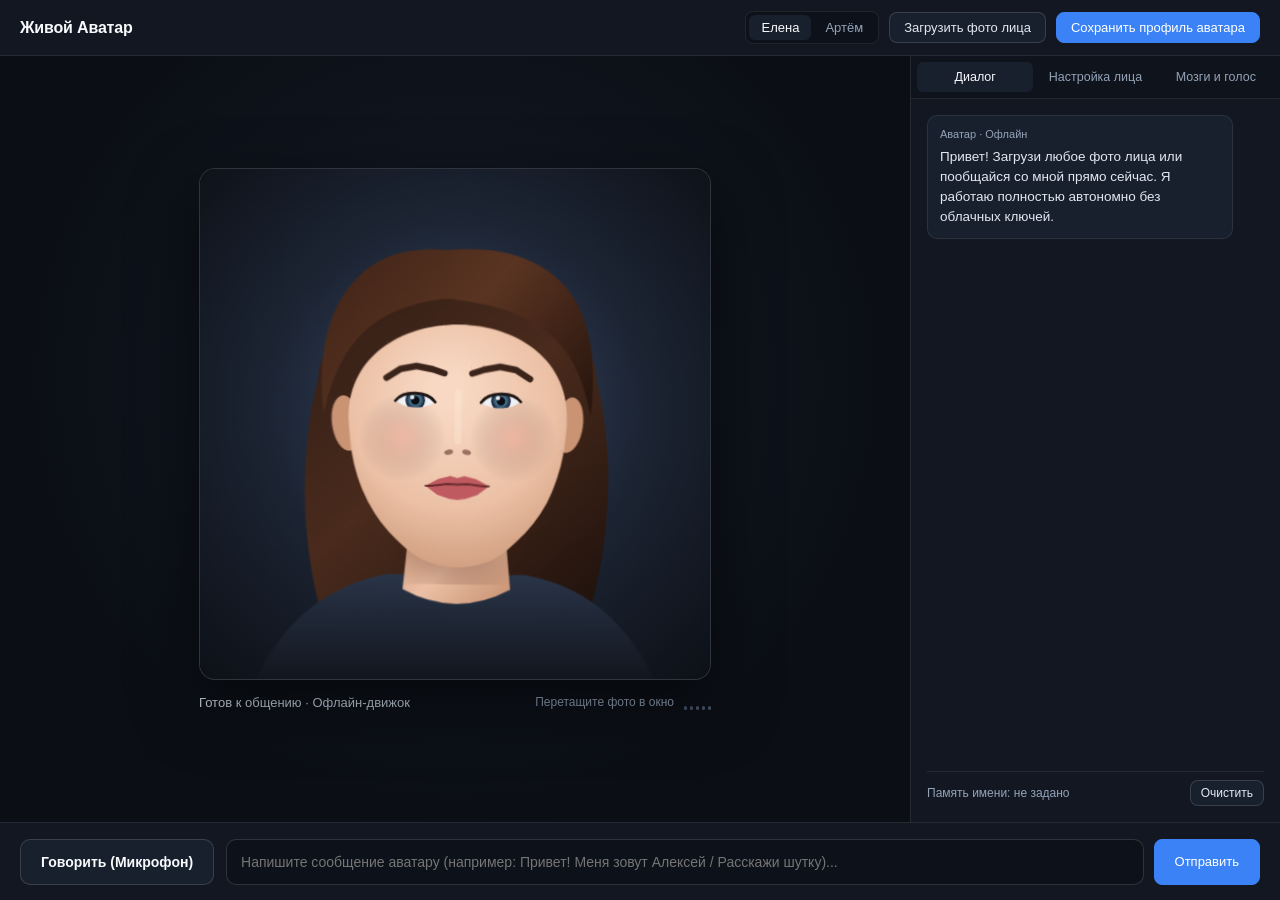
<file: public/avatar-studio.html>
<!DOCTYPE html>
<html lang="ru">
<head>
  <meta charset="UTF-8" />
  <meta name="viewport" content="width=device-width, initial-scale=1.0" />
  <title>Живой Аватар — Автономная студия</title>
  <style>
    :root {
      --bg: #0b0e14;
      --surface: #121721;
      --surface-2: #18202e;
      --border: rgba(255, 255, 255, 0.08);
      --border-strong: rgba(255, 255, 255, 0.14);
      --text: #e2e8f0;
      --muted: #94a3b8;
      --accent: #3b82f6;
      --accent-hover: #2563eb;
      --danger: #ef4444;
      --success: #10b981;
      --amber: #f59e0b;
      --font-sans: 'Plus Jakarta Sans', 'DM Sans', -apple-system, BlinkMacSystemFont, 'Segoe UI', Roboto, sans-serif;
      --font-mono: 'JetBrains Mono', ui-monospace, SFMono-Regular, Menlo, Consolas, monospace;
    }

    * { box-sizing: border-box; margin: 0; padding: 0; }
    html, body { height: 100%; background: var(--bg); color: var(--text); font-family: var(--font-sans); overflow: hidden; }

    .app-shell {
      display: grid;
      grid-template-rows: 56px 1fr 78px;
      height: 100vh;
      width: 100vw;
    }

    /* Top Bar */
    .topbar {
      display: flex;
      align-items: center;
      justify-content: space-between;
      gap: 16px;
      padding: 0 20px;
      background: var(--surface);
      border-bottom: 1px solid var(--border);
    }

    .brand {
      font-size: 16px;
      font-weight: 700;
      letter-spacing: -0.01em;
      white-space: nowrap;
      color: #f8fafc;
    }

    .topbar-controls {
      display: flex;
      align-items: center;
      gap: 10px;
      flex-wrap: nowrap;
    }

    .segmented {
      display: inline-flex;
      background: #0d1119;
      border: 1px solid var(--border);
      border-radius: 8px;
      padding: 3px;
      gap: 2px;
    }

    .seg-btn {
      border: none;
      background: transparent;
      color: var(--muted);
      font-size: 13px;
      font-weight: 500;
      padding: 5px 12px;
      border-radius: 6px;
      cursor: pointer;
      white-space: nowrap;
      transition: background 0.15s, color 0.15s;
    }

    .seg-btn.active {
      background: var(--surface-2);
      color: #f8fafc;
    }

    .btn {
      display: inline-flex;
      align-items: center;
      justify-content: center;
      gap: 7px;
      border: 1px solid var(--border-strong);
      background: var(--surface-2);
      color: var(--text);
      font-size: 13px;
      font-weight: 500;
      padding: 7px 14px;
      border-radius: 8px;
      cursor: pointer;
      white-space: nowrap;
      transition: background 0.15s, border-color 0.15s;
    }

    .btn:hover { background: #202a3c; border-color: rgba(255, 255, 255, 0.22); }
    .btn-primary { background: var(--accent); border-color: var(--accent); color: #fff; }
    .btn-primary:hover { background: var(--accent-hover); border-color: var(--accent-hover); }
    .btn-sm { padding: 5px 10px; font-size: 12px; }

    /* Workspace Body */
    .workspace {
      display: grid;
      grid-template-columns: 1fr 370px;
      min-height: 0;
      overflow: hidden;
    }

    @media (max-width: 960px) {
      .workspace { grid-template-columns: 1fr; grid-template-rows: 1fr 320px; }
    }

    /* Center Avatar Stage */
    .stage {
      position: relative;
      display: flex;
      flex-direction: column;
      align-items: center;
      justify-content: center;
      padding: 20px;
      background: radial-gradient(circle at 50% 42%, #131a27 0%, #0b0e14 72%);
      overflow: hidden;
    }

    .avatar-frame {
      position: relative;
      width: min(512px, 100%, calc(100vh - 230px));
      aspect-ratio: 1 / 1;
      border-radius: 16px;
      overflow: hidden;
      background: #0e131c;
      border: 1px solid var(--border-strong);
      box-shadow: 0 24px 64px rgba(0, 0, 0, 0.55);
      user-select: none;
    }

    canvas#avatarCanvas {
      width: 100%;
      height: 100%;
      display: block;
    }

    .drop-overlay {
      position: absolute;
      inset: 0;
      background: rgba(15, 23, 42, 0.86);
      border: 2px dashed var(--accent);
      border-radius: 16px;
      display: none;
      flex-direction: column;
      align-items: center;
      justify-content: center;
      gap: 8px;
      color: #f8fafc;
      font-size: 15px;
      font-weight: 600;
      z-index: 20;
      pointer-events: none;
    }

    .stage.drag-over .drop-overlay { display: flex; }

    .stage-meta {
      margin-top: 14px;
      display: flex;
      align-items: center;
      gap: 14px;
      font-size: 13px;
      color: var(--muted);
      width: min(512px, 100%);
      justify-content: space-between;
    }

    .status-label {
      display: inline-flex;
      align-items: center;
      gap: 8px;
      color: #cbd5e1;
      font-weight: 500;
    }

    .audio-bars {
      display: inline-flex;
      align-items: flex-end;
      gap: 3px;
      height: 16px;
    }

    .audio-bar {
      width: 3px;
      height: 4px;
      background: #475569;
      border-radius: 2px;
      transition: height 0.06s linear, background-color 0.15s;
    }

    .edit-banner {
      position: absolute;
      top: 12px;
      left: 12px;
      right: 12px;
      background: rgba(11, 14, 20, 0.84);
      border: 1px solid rgba(56, 189, 248, 0.35);
      border-radius: 8px;
      padding: 8px 12px;
      font-size: 12px;
      color: #e0f2fe;
      display: none;
      align-items: center;
      justify-content: space-between;
      gap: 8px;
      z-index: 10;
    }

    .edit-banner.visible { display: flex; }

    /* Right Inspector */
    .inspector {
      display: flex;
      flex-direction: column;
      background: var(--surface);
      border-left: 1px solid var(--border);
      min-height: 0;
    }

    .tabs {
      display: grid;
      grid-template-columns: repeat(3, 1fr);
      border-bottom: 1px solid var(--border);
      background: #0f131c;
      padding: 6px;
      gap: 4px;
    }

    .tab-btn {
      border: none;
      background: transparent;
      color: var(--muted);
      font-size: 12.5px;
      font-weight: 500;
      padding: 8px 6px;
      border-radius: 6px;
      cursor: pointer;
      white-space: nowrap;
      transition: background 0.15s, color 0.15s;
    }

    .tab-btn.active {
      background: var(--surface-2);
      color: #f8fafc;
    }

    .tab-panel {
      display: none;
      flex: 1;
      min-height: 0;
      flex-direction: column;
      overflow-y: auto;
      padding: 16px;
      gap: 16px;
    }

    .tab-panel.active { display: flex; }

    /* Chat */
    .chat-list {
      flex: 1;
      display: flex;
      flex-direction: column;
      gap: 12px;
      overflow-y: auto;
      padding-right: 4px;
    }

    .msg {
      padding: 10px 12px;
      border-radius: 10px;
      font-size: 13.5px;
      line-height: 1.5;
      max-width: 92%;
    }

    .msg.user {
      align-self: flex-end;
      background: #1d3557;
      color: #f1f5f9;
      border: 1px solid rgba(59, 130, 246, 0.25);
    }

    .msg.avatar {
      align-self: flex-start;
      background: var(--surface-2);
      color: #e2e8f0;
      border: 1px solid var(--border);
    }

    .msg-meta {
      font-size: 11px;
      color: var(--muted);
      margin-bottom: 4px;
      display: flex;
      gap: 6px;
    }

    /* Controls & Sliders */
    .control-group {
      display: flex;
      flex-direction: column;
      gap: 8px;
      padding-bottom: 14px;
      border-bottom: 1px solid var(--border);
    }

    .control-group:last-child { border-bottom: none; }

    .control-header {
      display: flex;
      justify-content: space-between;
      align-items: center;
      font-size: 13px;
    }

    .mono-val {
      font-family: var(--font-mono);
      font-variant-numeric: tabular-nums;
      font-size: 12px;
      color: var(--muted);
    }

    input[type="range"] {
      -webkit-appearance: none;
      appearance: none;
      width: 100%;
      height: 5px;
      border-radius: 999px;
      background: #232b3a;
      outline: none;
      cursor: pointer;
    }

    input[type="range"]::-webkit-slider-thumb {
      -webkit-appearance: none;
      width: 15px;
      height: 15px;
      border-radius: 50%;
      background: var(--accent);
      border: 2px solid #0b0e14;
      cursor: pointer;
    }

    .field-label {
      font-size: 12px;
      color: var(--muted);
      margin-bottom: 4px;
      display: block;
    }

    .input-ctrl, .select-ctrl, .textarea-ctrl {
      width: 100%;
      background: #0d1119;
      border: 1px solid var(--border-strong);
      color: var(--text);
      border-radius: 8px;
      padding: 8px 10px;
      font-size: 13px;
      font-family: inherit;
      outline: none;
    }

    .input-ctrl:focus, .select-ctrl:focus, .textarea-ctrl:focus {
      border-color: var(--accent);
    }

    .toggle-row {
      display: flex;
      align-items: center;
      justify-content: space-between;
      gap: 12px;
      font-size: 13px;
      cursor: pointer;
    }

    /* Bottom Dock */
    .bottom-dock {
      display: flex;
      align-items: center;
      gap: 12px;
      padding: 0 20px;
      background: var(--surface);
      border-top: 1px solid var(--border);
    }

    .mic-btn {
      display: inline-flex;
      align-items: center;
      gap: 10px;
      height: 46px;
      padding: 0 20px;
      border-radius: 10px;
      border: 1px solid var(--border-strong);
      background: var(--surface-2);
      color: #f8fafc;
      font-size: 14px;
      font-weight: 600;
      cursor: pointer;
      white-space: nowrap;
      transition: background 0.15s, border-color 0.15s;
    }

    .mic-btn:hover { background: #222d40; }
    .mic-btn.listening { background: #7f1d1d; border-color: var(--danger); color: #fee2e2; }
    .mic-btn.speaking { background: #064e3b; border-color: var(--success); color: #d1fae5; }

    .text-form {
      flex: 1;
      display: flex;
      gap: 10px;
      align-items: center;
    }

    .chat-input {
      flex: 1;
      height: 46px;
      background: #0d1119;
      border: 1px solid var(--border-strong);
      border-radius: 10px;
      padding: 0 14px;
      color: var(--text);
      font-size: 14px;
      outline: none;
    }

    .chat-input:focus { border-color: var(--accent); }

    .send-btn {
      height: 46px;
      padding: 0 20px;
    }

    .notice-bar {
      font-size: 12px;
      color: var(--muted);
      line-height: 1.45;
      padding: 10px 12px;
      background: #0d1119;
      border: 1px solid var(--border);
      border-radius: 8px;
    }

    .toast {
      position: fixed;
      top: 68px;
      left: 50%;
      transform: translateX(-50%);
      background: #1e293b;
      border: 1px solid var(--border-strong);
      color: #f8fafc;
      padding: 8px 16px;
      border-radius: 8px;
      font-size: 13px;
      z-index: 100;
      opacity: 0;
      pointer-events: none;
      transition: opacity 0.2s;
    }
    .toast.show { opacity: 1; }
  </style>
</head>
<body>
  <div class="app-shell">
    <!-- Top Desktop Bar -->
    <header class="topbar">
      <div class="brand">Живой Аватар</div>
      <div class="topbar-controls">
        <div class="segmented" role="group" aria-label="Демонстрационные портреты">
          <button type="button" class="seg-btn active" data-demo="elena">Елена</button>
          <button type="button" class="seg-btn" data-demo="artem">Артём</button>
        </div>
        <input type="file" id="photoInput" accept="image/*" hidden />
        <button type="button" class="btn" id="uploadPhotoBtn">Загрузить фото лица</button>
        <button type="button" class="btn btn-primary" id="saveProfileBtn">Сохранить профиль аватара</button>
      </div>
    </header>

    <!-- Main Workspace -->
    <main class="workspace">
      <section class="stage" id="dropStage">
        <div class="avatar-frame" id="avatarFrame">
          <canvas id="avatarCanvas" width="512" height="512"></canvas>
          <div class="edit-banner" id="editBanner">
            <span>Режим коррекции: перетащите голубые точки на глаза, нос, губы и контур лица</span>
            <button type="button" class="btn btn-sm" id="doneEditBtn">Готово</button>
          </div>
          <div class="drop-overlay">
            <div>Отпустите изображение для захвата лица</div>
            <div style="font-size:12px;color:#94a3b8;font-weight:400;">Поддерживаются JPG, PNG, WebP</div>
          </div>
        </div>

        <div class="stage-meta">
          <div class="status-label" id="statusLabel">Готов к общению · Офлайн-движок</div>
          <div style="display:flex;align-items:center;gap:10px;">
            <span id="detectionHint" style="font-size:12px;">Перетащите фото в окно</span>
            <div class="audio-bars" id="audioBars" aria-hidden="true">
              <div class="audio-bar"></div>
              <div class="audio-bar"></div>
              <div class="audio-bar"></div>
              <div class="audio-bar"></div>
              <div class="audio-bar"></div>
            </div>
          </div>
        </div>
      </section>

      <aside class="inspector">
        <div class="tabs">
          <button type="button" class="tab-btn active" data-tab="chat">Диалог</button>
          <button type="button" class="tab-btn" data-tab="face">Настройка лица</button>
          <button type="button" class="tab-btn" data-tab="brain">Мозги и голос</button>
        </div>

        <!-- Tab 1: Chat -->
        <div class="tab-panel active" id="tab-chat">
          <div class="chat-list" id="chatList"></div>
          <div style="display:flex;justify-content:space-between;align-items:center;padding-top:8px;border-top:1px solid var(--border);">
            <span id="memoryInfo" style="font-size:12px;color:var(--muted);">Память имени: не задано</span>
            <button type="button" class="btn btn-sm" id="clearChatBtn">Очистить</button>
          </div>
        </div>

        <!-- Tab 2: Face Calibration -->
        <div class="tab-panel" id="tab-face">
          <div class="control-group">
            <div class="control-header">
              <label for="mouthAmpSlider">Амплитуда рта</label>
              <span class="mono-val" id="mouthAmpVal">1.00×</span>
            </div>
            <input type="range" id="mouthAmpSlider" min="0.3" max="2.0" step="0.05" value="1.0" />
          </div>

          <div class="control-group">
            <div class="control-header">
              <label for="blinkFreqSlider">Частота моргания</label>
              <span class="mono-val" id="blinkFreqVal">1.00×</span>
            </div>
            <input type="range" id="blinkFreqSlider" min="0.2" max="2.5" step="0.05" value="1.0" />
          </div>

          <div class="control-group">
            <div class="control-header">
              <label for="trackSlider">Слежение за курсором</label>
              <span class="mono-val" id="trackVal">1.00×</span>
            </div>
            <input type="range" id="trackSlider" min="0" max="1.5" step="0.05" value="1.0" />
          </div>

          <div class="control-group">
            <label class="toggle-row">
              <span>Показать сетку деформации</span>
              <input type="checkbox" id="showMeshToggle" />
            </label>
            <label class="toggle-row" style="margin-top:6px;">
              <span>Ручная коррекция точек</span>
              <input type="checkbox" id="editPointsToggle" />
            </label>
            <button type="button" class="btn btn-sm" id="resetPointsBtn" style="margin-top:8px;">Сбросить точки к исходным</button>
          </div>

          <div class="notice-bar">
            Если загруженное фото под углом или в очках, включите «Ручная коррекция точек» и поправьте контур век и губ прямо на портрете.
          </div>
        </div>

        <!-- Tab 3: Brain & Voice -->
        <div class="tab-panel" id="tab-brain">
          <div class="control-group">
            <span class="field-label">Источник интеллекта</span>
            <div class="segmented" style="width:100%;display:grid;grid-template-columns:1fr 1fr;">
              <button type="button" class="seg-btn active" data-brain="offline">Офлайн-движок</button>
              <button type="button" class="seg-btn" data-brain="ollama">Ollama / LM Studio</button>
            </div>
          </div>

          <div id="ollamaSection" style="display:none;flex-direction:column;gap:12px;">
            <div>
              <label class="field-label" for="ollamaUrl">Адрес локального API (Ollama / LM Studio)</label>
              <input type="text" class="input-ctrl" id="ollamaUrl" value="http://localhost:11434/api/generate" />
            </div>
            <div>
              <label class="field-label" for="ollamaModel">Имя модели</label>
              <input type="text" class="input-ctrl" id="ollamaModel" value="llama3.2" placeholder="llama3.2 / qwen2.5 / gemma2" />
            </div>
            <div>
              <label class="field-label" for="systemPrompt">Характер аватара</label>
              <textarea class="textarea-ctrl" id="systemPrompt" rows="2">Ты дружелюбный и остроумный виртуальный собеседник.</textarea>
            </div>
            <div class="notice-bar">
              Для работы Ollama из браузера запустите её с разрешённым CORS: <span style="font-family:var(--font-mono);color:#cbd5e1;">OLLAMA_ORIGINS=* ollama serve</span>. Поддерживаются также <span style="font-family:var(--font-mono);color:#cbd5e1;">/v1/chat/completions</span> (LM Studio).
            </div>
          </div>

          <div class="control-group">
            <label class="field-label" for="voiceSelect">Системный голос (SpeechSynthesis)</label>
            <select class="select-ctrl" id="voiceSelect"></select>
          </div>

          <div class="control-group">
            <div class="control-header">
              <label for="rateSlider">Скорость речи</label>
              <span class="mono-val" id="rateVal">1.00×</span>
            </div>
            <input type="range" id="rateSlider" min="0.7" max="1.4" step="0.05" value="1.0" />
          </div>

          <div class="control-group">
            <div class="control-header">
              <label for="pitchSlider">Тон голоса</label>
              <span class="mono-val" id="pitchVal">1.00</span>
            </div>
            <input type="range" id="pitchSlider" min="0.7" max="1.3" step="0.05" value="1.0" />
          </div>
        </div>
      </aside>
    </main>

    <!-- Bottom Speech & Input Bar -->
    <footer class="bottom-dock">
      <button type="button" class="mic-btn" id="micBtn">
        <span id="micLabel">Говорить (Микрофон)</span>
      </button>
      <form class="text-form" id="chatForm">
        <input type="text" class="chat-input" id="chatInput" placeholder="Напишите сообщение аватару (например: Привет! Меня зовут Алексей / Расскажи шутку)..." autocomplete="off" />
        <button type="submit" class="btn btn-primary send-btn">Отправить</button>
      </form>
    </footer>
  </div>

  <div class="toast" id="toast"></div>

  <script>
    (function () {
      const STORAGE_KEY = 'live_avatar_standalone_profile_v1';
      const CANVAS_SIZE = 512;

      const state = {
        sourceType: 'demo',
        demoId: 'elena',
        sourceCanvas: null,
        baseLandmarks: [],
        defaultLandmarks: [],
        meshPoints: [],
        triangles: [],
        eyelidSkinColor: '#D9A78B',
        settings: {
          mouthAmplitude: 1.0,
          blinkFrequency: 1.0,
          headTracking: 1.0,
          idleMotion: 1.0,
          showMeshOverlay: false,
        },
        brain: {
          mode: 'offline',
          ollamaUrl: 'http://localhost:11434/api/generate',
          ollamaModel: 'llama3.2',
          systemPrompt: 'Ты дружелюбный и остроумный виртуальный собеседник.',
          voiceURI: '',
          speechRate: 1.0,
          speechPitch: 1.0,
        },
        userName: null,
        history: [],
        editMode: false,
        hoveredPoint: null,
        draggingPoint: null,
        lookTargetX: 0,
        lookTargetY: 0,
        lookX: 0,
        lookY: 0,
        lastMouseMove: performance.now(),
        blinkAmount: 0,
        nextBlinkAt: performance.now() + 2600,
        blinkPhase: 'open',
        blinkStart: 0,
        mouthOpen: 0,
        status: 'idle',
        faceApiReady: false,
        faceApiLoading: null,
        recognition: null,
        speakingActive: false,
        speechText: '',
        speechCharIndex: 0,
        speechStart: 0,
        speechEstMs: 1200,
        speechLastBoundary: 0,
        smoothAmp: 0,
      };

      // DOM elements
      const canvas = document.getElementById('avatarCanvas');
      const ctx = canvas.getContext('2d');
      const dropStage = document.getElementById('dropStage');
      const photoInput = document.getElementById('photoInput');
      const uploadPhotoBtn = document.getElementById('uploadPhotoBtn');
      const saveProfileBtn = document.getElementById('saveProfileBtn');
      const statusLabel = document.getElementById('statusLabel');
      const detectionHint = document.getElementById('detectionHint');
      const audioBars = Array.from(document.querySelectorAll('#audioBars .audio-bar'));
      const editBanner = document.getElementById('editBanner');
      const doneEditBtn = document.getElementById('doneEditBtn');
      const chatList = document.getElementById('chatList');
      const chatForm = document.getElementById('chatForm');
      const chatInput = document.getElementById('chatInput');
      const micBtn = document.getElementById('micBtn');
      const micLabel = document.getElementById('micLabel');
      const memoryInfo = document.getElementById('memoryInfo');
      const toastEl = document.getElementById('toast');

      function showToast(msg) {
        toastEl.textContent = msg;
        toastEl.classList.add('show');
        clearTimeout(showToast._t);
        showToast._t = setTimeout(() => toastEl.classList.remove('show'), 2800);
      }

      function clamp(v, min, max) { return Math.max(min, Math.min(max, v)); }

      // 1. Procedural Demo Portraits
      function buildCanonicalLandmarks(cx, cy, faceW, faceH, isElena) {
        const pts = [];
        for (let i = 0; i <= 16; i++) {
          const t = (i / 16) * Math.PI;
          const angle = Math.PI - t;
          const rx = faceW * (isElena ? 0.96 : 1.0);
          const ry = faceH * (i >= 6 && i <= 10 ? 0.96 : 0.94);
          const chinPinch = isElena ? 0.88 : 0.93;
          const xf = Math.cos(angle);
          const yf = Math.sin(angle);
          pts.push({
            x: cx + xf * rx * (1 - 0.12 * yf * (1 - chinPinch)),
            y: cy + 6 + yf * ry,
          });
        }
        const browY = cy - 48;
        pts.push(
          { x: cx - 72, y: browY + 8 }, { x: cx - 58, y: browY - 1 }, { x: cx - 42, y: browY - 4 },
          { x: cx - 26, y: browY - 1 }, { x: cx - 14, y: browY + 3 },
          { x: cx + 14, y: browY + 3 }, { x: cx + 26, y: browY - 1 }, { x: cx + 42, y: browY - 4 },
          { x: cx + 58, y: browY - 1 }, { x: cx + 72, y: browY + 8 }
        );
        pts.push(
          { x: cx, y: cy - 26 }, { x: cx, y: cy - 8 }, { x: cx, y: cy + 10 }, { x: cx, y: cy + 25 },
          { x: cx - 19, y: cy + 32 }, { x: cx - 9, y: cy + 35 }, { x: cx, y: cy + 37 },
          { x: cx + 9, y: cy + 35 }, { x: cx + 19, y: cy + 32 }
        );
        const eyeY = cy - 18, leCx = cx - 43, reCx = cx + 43;
        pts.push(
          { x: leCx - 19, y: eyeY + 1 }, { x: leCx - 8, y: eyeY - 7.5 }, { x: leCx + 8, y: eyeY - 7.5 },
          { x: leCx + 19, y: eyeY + 2 }, { x: leCx + 7, y: eyeY + 7.5 }, { x: leCx - 7, y: eyeY + 7.5 },
          { x: reCx - 19, y: eyeY + 2 }, { x: reCx - 8, y: eyeY - 7.5 }, { x: reCx + 8, y: eyeY - 7.5 },
          { x: reCx + 19, y: eyeY + 1 }, { x: reCx + 7, y: eyeY + 7.5 }, { x: reCx - 7, y: eyeY + 7.5 }
        );
        const mouthY = cy + 68, mhw = isElena ? 32 : 34;
        pts.push(
          { x: cx - mhw, y: mouthY }, { x: cx - 19, y: mouthY - 7 }, { x: cx - 7, y: mouthY - 10 },
          { x: cx, y: mouthY - 8 }, { x: cx + 7, y: mouthY - 10 }, { x: cx + 19, y: mouthY - 7 },
          { x: cx + mhw, y: mouthY }, { x: cx + 20, y: mouthY + 9 }, { x: cx + 8, y: mouthY + 13 },
          { x: cx, y: mouthY + 14 }, { x: cx - 8, y: mouthY + 13 }, { x: cx - 20, y: mouthY + 9 },
          { x: cx - mhw + 6, y: mouthY }, { x: cx - 10, y: mouthY - 2 }, { x: cx, y: mouthY - 1.5 },
          { x: cx + 10, y: mouthY - 2 }, { x: cx + mhw - 6, y: mouthY }, { x: cx + 10, y: mouthY + 2.5 },
          { x: cx, y: mouthY + 3 }, { x: cx - 10, y: mouthY + 2.5 }
        );
        return pts;
      }

      function createDemoPortrait(id) {
        const c = document.createElement('canvas');
        c.width = CANVAS_SIZE;
        c.height = CANVAS_SIZE;
        const g = c.getContext('2d');
        const isElena = id === 'elena';
        const cx = 256, cy = 248, faceW = isElena ? 114 : 122, faceH = isElena ? 150 : 156;

        const bg = g.createRadialGradient(cx, cy - 30, 40, cx, cy, 380);
        bg.addColorStop(0, isElena ? '#2A3346' : '#26303D');
        bg.addColorStop(0.55, isElena ? '#19202D' : '#161C26');
        bg.addColorStop(1, '#0C0F15');
        g.fillStyle = bg;
        g.fillRect(0, 0, CANVAS_SIZE, CANVAS_SIZE);

        const rim = g.createRadialGradient(cx, cy - 10, 80, cx, cy, 240);
        rim.addColorStop(0, isElena ? 'rgba(96,165,250,0.14)' : 'rgba(56,189,248,0.12)');
        rim.addColorStop(1, 'rgba(0,0,0,0)');
        g.fillStyle = rim;
        g.fillRect(0, 0, CANVAS_SIZE, CANVAS_SIZE);

        if (isElena) {
          const hb = g.createLinearGradient(cx - 160, 80, cx + 160, 440);
          hb.addColorStop(0, '#2D1B14'); hb.addColorStop(0.5, '#4A2B1D'); hb.addColorStop(1, '#1E110C');
          g.fillStyle = hb;
          g.beginPath();
          g.moveTo(cx - 140, 210);
          g.bezierCurveTo(cx - 165, 310, cx - 150, 430, cx - 110, 512);
          g.lineTo(cx + 110, 512);
          g.bezierCurveTo(cx + 150, 430, cx + 165, 310, cx + 140, 210);
          g.bezierCurveTo(cx + 135, 95, cx - 135, 95, cx - 140, 210);
          g.fill();
        }

        const skinBase = isElena ? '#ECC1A6' : '#E2B496';
        const skinShadow = isElena ? '#C99374' : '#BC8769';
        const skinHi = isElena ? '#F8D8C3' : '#F2C9AE';

        // Shoulders
        g.beginPath();
        g.moveTo(56, 512);
        g.quadraticCurveTo(100, 422, 188, 405);
        g.lineTo(324, 405);
        g.quadraticCurveTo(412, 422, 456, 512);
        g.closePath();
        const sg = g.createLinearGradient(cx, 400, cx, 512);
        sg.addColorStop(0, isElena ? '#2B364A' : '#242C3A');
        sg.addColorStop(1, '#12161E');
        g.fillStyle = sg;
        g.fill();

        // Neck
        const nw = isElena ? 46 : 56;
        const ng = g.createLinearGradient(cx - nw, 340, cx + nw, 435);
        ng.addColorStop(0, skinShadow); ng.addColorStop(0.5, skinBase); ng.addColorStop(1, skinShadow);
        g.fillStyle = ng;
        g.beginPath();
        g.moveTo(cx - nw, 335);
        g.lineTo(cx - nw - 8, 420);
        g.quadraticCurveTo(cx, 450, cx + nw + 8, 420);
        g.lineTo(cx + nw, 335);
        g.fill();

        const ns = g.createRadialGradient(cx, 358, 12, cx, 368, 72);
        ns.addColorStop(0, 'rgba(65,28,16,0.42)'); ns.addColorStop(1, 'rgba(65,28,16,0)');
        g.fillStyle = ns;
        g.fillRect(cx - 80, 335, 160, 80);

        [-1, 1].forEach((side) => {
          g.fillStyle = skinShadow;
          g.beginPath();
          g.ellipse(cx + side * (faceW - 2), cy + 6, 14, 28, side * 0.14, 0, Math.PI * 2);
          g.fill();
        });

        const landmarks = buildCanonicalLandmarks(cx, cy, faceW, faceH, isElena);

        // Face shape
        g.save();
        g.beginPath();
        g.moveTo(landmarks[0].x, landmarks[0].y);
        for (let i = 1; i <= 16; i++) {
          const prev = landmarks[i - 1], curr = landmarks[i];
          g.quadraticCurveTo(prev.x, prev.y, (prev.x + curr.x) / 2, (prev.y + curr.y) / 2);
        }
        g.lineTo(landmarks[16].x, landmarks[16].y);
        g.bezierCurveTo(cx + faceW + 4, cy - faceH * 0.85, cx - faceW - 4, cy - faceH * 0.85, landmarks[0].x, landmarks[0].y);
        g.closePath();

        const fg = g.createRadialGradient(cx - 12, cy - 28, 18, cx, cy, faceH * 1.15);
        fg.addColorStop(0, skinHi); fg.addColorStop(0.55, skinBase); fg.addColorStop(1, skinShadow);
        g.fillStyle = fg;
        g.fill();
        g.clip();

        [cx - 56, cx + 56].forEach((bx) => {
          const bg2 = g.createRadialGradient(bx, cy + 20, 4, bx, cy + 20, 44);
          bg2.addColorStop(0, isElena ? 'rgba(218,112,102,0.22)' : 'rgba(198,104,88,0.14)');
          bg2.addColorStop(1, 'rgba(0,0,0,0)');
          g.fillStyle = bg2;
          g.fillRect(bx - 50, cy - 30, 100, 100);
        });

        if (!isElena) {
          const bd = g.createLinearGradient(cx, cy + 40, cx, cy + faceH + 10);
          bd.addColorStop(0, 'rgba(42,34,30,0)');
          bd.addColorStop(0.5, 'rgba(42,34,30,0.16)');
          bd.addColorStop(1, 'rgba(32,26,22,0.3)');
          g.fillStyle = bd;
          g.fillRect(cx - faceW, cy + 38, faceW * 2, faceH);
        }
        g.restore();

        // Nose
        g.strokeStyle = 'rgba(255,240,228,0.28)';
        g.lineWidth = 7; g.lineCap = 'round';
        g.beginPath(); g.moveTo(landmarks[27].x, landmarks[27].y); g.lineTo(landmarks[30].x, landmarks[30].y - 2); g.stroke();
        g.fillStyle = 'rgba(82,38,24,0.55)';
        g.beginPath();
        g.ellipse(landmarks[32].x, landmarks[32].y - 1, 4.5, 2.5, -0.25, 0, Math.PI * 2);
        g.ellipse(landmarks[34].x, landmarks[34].y - 1, 4.5, 2.5, 0.25, 0, Math.PI * 2);
        g.fill();

        // Eyes
        const irisCol = isElena ? '#4C7A96' : '#5E6E52';
        [landmarks.slice(36, 42), landmarks.slice(42, 48)].forEach((pts) => {
          const ex = (pts[0].x + pts[3].x) / 2;
          const ey = (pts[1].y + pts[2].y + pts[4].y + pts[5].y) / 4;
          g.save();
          g.beginPath();
          g.moveTo(pts[0].x, pts[0].y);
          g.bezierCurveTo(pts[1].x - 4, pts[1].y - 2, pts[2].x + 4, pts[2].y - 2, pts[3].x, pts[3].y);
          g.bezierCurveTo(pts[4].x + 4, pts[4].y + 2, pts[5].x - 4, pts[5].y + 2, pts[0].x, pts[0].y);
          g.closePath();
          g.fillStyle = '#EEF1F6';
          g.fill();
          g.save();
          g.clip();
          const ig = g.createRadialGradient(ex, ey, 2, ex, ey, 9.8);
          ig.addColorStop(0, '#1A2433'); ig.addColorStop(0.38, irisCol); ig.addColorStop(1, '#0F172A');
          g.fillStyle = ig;
          g.beginPath(); g.arc(ex, ey + 0.5, 9.8, 0, Math.PI * 2); g.fill();
          g.fillStyle = '#090D14';
          g.beginPath(); g.arc(ex, ey + 0.5, 4.3, 0, Math.PI * 2); g.fill();
          g.fillStyle = 'rgba(255,255,255,0.9)';
          g.beginPath(); g.arc(ex - 3, ey - 2.6, 2.1, 0, Math.PI * 2); g.fill();
          g.restore();
          g.strokeStyle = '#1D1412'; g.lineWidth = isElena ? 2.8 : 2.2; g.lineCap = 'round';
          g.beginPath(); g.moveTo(pts[0].x - 1, pts[0].y);
          g.bezierCurveTo(pts[1].x - 4, pts[1].y - 2, pts[2].x + 4, pts[2].y - 2, pts[3].x + 1, pts[3].y);
          g.stroke();
          g.restore();
        });

        // Eyebrows
        [landmarks.slice(17, 22), landmarks.slice(22, 27)].forEach((pts) => {
          g.strokeStyle = isElena ? '#3A2319' : '#261E19';
          g.lineWidth = isElena ? 6.5 : 8.5; g.lineCap = 'round'; g.lineJoin = 'round';
          g.beginPath(); g.moveTo(pts[0].x, pts[0].y);
          for (let i = 1; i < pts.length; i++) g.lineTo(pts[i].x, pts[i].y);
          g.stroke();
        });

        // Lips
        const lipOuter = landmarks.slice(48, 60);
        g.beginPath();
        g.moveTo(lipOuter[0].x, lipOuter[0].y);
        for (let i = 1; i < lipOuter.length; i++) g.lineTo(lipOuter[i].x, lipOuter[i].y);
        g.closePath();
        g.fillStyle = isElena ? '#BF5B60' : '#AF6F65';
        g.fill();
        g.strokeStyle = 'rgba(72,24,24,0.75)'; g.lineWidth = 1.8;
        g.beginPath();
        [48, 60, 61, 62, 63, 64, 54].forEach((idx, k) => {
          if (k === 0) g.moveTo(landmarks[idx].x, landmarks[idx].y);
          else g.lineTo(landmarks[idx].x, landmarks[idx].y);
        });
        g.stroke();

        // Front Hair
        if (isElena) {
          const hg = g.createLinearGradient(cx - 120, 50, cx + 120, 260);
          hg.addColorStop(0, '#3D2216'); hg.addColorStop(0.5, '#5A3422'); hg.addColorStop(1, '#26140D');
          g.fillStyle = hg;
          g.beginPath(); g.moveTo(cx - 10, 80);
          g.bezierCurveTo(cx - 95, 72, cx - 148, 130, cx - 134, 245);
          g.bezierCurveTo(cx - 122, 185, cx - 95, 136, cx - 10, 128); g.fill();
          g.beginPath(); g.moveTo(cx - 15, 80);
          g.bezierCurveTo(cx + 95, 68, cx + 148, 128, cx + 134, 245);
          g.bezierCurveTo(cx + 120, 180, cx + 92, 136, cx - 15, 128); g.fill();
        } else {
          const hg = g.createLinearGradient(cx - 110, 65, cx + 110, 190);
          hg.addColorStop(0, '#1E1A18'); hg.addColorStop(0.5, '#342C27'); hg.addColorStop(1, '#191513');
          g.fillStyle = hg;
          g.beginPath();
          g.moveTo(cx - faceW + 2, cy - 34);
          g.bezierCurveTo(cx - faceW - 14, cy - 130, cx - 60, cy - 190, cx + 8, cy - 188);
          g.bezierCurveTo(cx + 85, cy - 186, cx + faceW + 14, cy - 130, cx + faceW - 2, cy - 34);
          g.bezierCurveTo(cx + faceW - 12, cy - 94, cx + 60, cy - 116, cx + 12, cy - 122);
          g.bezierCurveTo(cx - 48, cy - 116, cx - faceW + 10, cy - 96, cx - faceW + 2, cy - 34);
          g.fill();
        }

        return { canvas: c, landmarks };
      }

      // 2. Delaunay Triangulation & Mesh Warping
      function buildMeshPoints(l68) {
        const pts = l68.map((p) => ({ x: p.x, y: p.y }));
        const faceCenterX = (pts[0].x + pts[16].x) / 2;
        const browMidY = (pts[19].y + pts[24].y) / 2;
        const faceW = Math.max(80, pts[16].x - pts[0].x);
        pts.push(
          { x: clamp(faceCenterX - faceW * 0.45, 16, 496), y: clamp(browMidY - faceW * 0.35, 12, 496) },
          { x: clamp(faceCenterX, 16, 496), y: clamp(browMidY - faceW * 0.48, 12, 496) },
          { x: clamp(faceCenterX + faceW * 0.45, 16, 496), y: clamp(browMidY - faceW * 0.35, 12, 496) },
          { x: clamp(faceCenterX, 16, 496), y: clamp(pts[8].y + 70, 20, 500) }
        );
        const S = CANVAS_SIZE, M = S / 2;
        pts.push(
          { x: 0, y: 0 }, { x: M, y: 0 }, { x: S, y: 0 },
          { x: S, y: M * 0.65 }, { x: S, y: M * 1.35 }, { x: S, y: S },
          { x: M * 1.4, y: S }, { x: M, y: S }, { x: M * 0.6, y: S },
          { x: 0, y: S }, { x: 0, y: M * 1.35 }, { x: 0, y: M * 0.65 }
        );
        return pts;
      }

      function triangulateDelaunay(points) {
        const n = points.length;
        const allPts = points.concat([{ x: -2000, y: -2000 }, { x: 4000, y: -2000 }, { x: 512, y: 4000 }]);
        const makeTri = (i0, i1, i2) => {
          const p0 = allPts[i0], p1 = allPts[i1], p2 = allPts[i2];
          const ax = p0.x, ay = p0.y, bx = p1.x, by = p1.y, cx = p2.x, cy = p2.y;
          const d = 2 * (ax * (by - cy) + bx * (cy - ay) + cx * (ay - by));
          if (Math.abs(d) < 1e-8) return { i0, i1, i2, cx: 0, cy: 0, r2: -1 };
          const a2 = ax * ax + ay * ay, b2 = bx * bx + by * by, c2 = cx * cx + cy * cy;
          const ux = (a2 * (by - cy) + b2 * (cy - ay) + c2 * (ay - by)) / d;
          const uy = (a2 * (cx - bx) + b2 * (ax - cx) + c2 * (bx - ax)) / d;
          return { i0, i1, i2, cx: ux, cy: uy, r2: (ux - ax) ** 2 + (uy - ay) ** 2 };
        };
        let tris = [makeTri(n, n + 1, n + 2)];
        for (let pIdx = 0; pIdx < n; pIdx++) {
          const p = allPts[pIdx], bad = [], good = [];
          for (const tri of tris) {
            if ((p.x - tri.cx) ** 2 + (p.y - tri.cy) ** 2 <= tri.r2 + 1e-6) bad.push(tri);
            else good.push(tri);
          }
          const edges = [];
          const toggleEdge = (a, b) => {
            for (let i = 0; i < edges.length; i++) {
              if ((edges[i][0] === a && edges[i][1] === b) || (edges[i][0] === b && edges[i][1] === a)) {
                edges.splice(i, 1); return;
              }
            }
            edges.push([a, b]);
          };
          bad.forEach((b) => { toggleEdge(b.i0, b.i1); toggleEdge(b.i1, b.i2); toggleEdge(b.i2, b.i0); });
          tris = good;
          edges.forEach(([a, b]) => tris.push(makeTri(a, b, pIdx)));
        }
        return tris.filter((t) => t.i0 < n && t.i1 < n && t.i2 < n && t.r2 > 0);
      }

      function sampleEyelidSkin(srcCanvas, l68) {
        try {
          const g = srcCanvas.getContext('2d');
          const p = { x: clamp(Math.round((l68[37].x + l68[19].x) / 2), 2, 509), y: clamp(Math.round((l68[37].y + l68[19].y) / 2 + 3), 2, 509) };
          const d = g.getImageData(p.x - 1, p.y - 1, 3, 3).data;
          let r = 0, gr = 0, b = 0, c = 0;
          for (let i = 0; i < d.length; i += 4) { r += d[i]; gr += d[i + 1]; b += d[i + 2]; c++; }
          return `rgb(${Math.round((r / c) * 0.92)},${Math.round((gr / c) * 0.9)},${Math.round((b / c) * 0.88)})`;
        } catch { return '#D9A78B'; }
      }

      function rebuildMesh() {
        state.meshPoints = buildMeshPoints(state.baseLandmarks);
        state.triangles = triangulateDelaunay(state.meshPoints);
        state.eyelidSkinColor = sampleEyelidSkin(state.sourceCanvas, state.baseLandmarks);
      }

      function drawTriangle(img, x0, y0, x1, y1, x2, y2, u0, v0, u1, v1, u2, v2) {
        const dx1 = x1 - x0, dy1 = y1 - y0, dx2 = x2 - x0, dy2 = y2 - y0;
        const det = dx1 * dy2 - dx2 * dy1;
        if (Math.abs(det) < 1e-5) return;
        const du1 = u1 - u0, dv1 = v1 - v0, du2 = u2 - u0, dv2 = v2 - v0;
        const a = (du1 * dy2 - du2 * dy1) / det;
        const b = (dv1 * dy2 - dv2 * dy1) / det;
        const c = (dx1 * du2 - dx2 * du1) / det;
        const d = (dx1 * dv2 - dx2 * dv1) / det;
        const e = u0 - a * x0 - c * y0;
        const f = v0 - b * x0 - d * y0;
        const cx = (u0 + u1 + u2) / 3, cy = (v0 + v1 + v2) / 3;
        const exp = (px, py) => { const vx = px - cx, vy = py - cy, l = Math.hypot(vx, vy) || 1; return [px + (vx / l) * 0.65, py + (vy / l) * 0.65]; };
        const [eu0, ev0] = exp(u0, v0), [eu1, ev1] = exp(u1, v1), [eu2, ev2] = exp(u2, v2);
        ctx.save();
        ctx.beginPath(); ctx.moveTo(eu0, ev0); ctx.lineTo(eu1, ev1); ctx.lineTo(eu2, ev2); ctx.closePath(); ctx.clip();
        ctx.setTransform(a, b, c, d, e, f);
        ctx.drawImage(img, 0, 0);
        ctx.restore();
      }

      function renderFrame(now) {
        const tSec = now * 0.001;
        // Blink schedule
        if (state.blinkPhase === 'open' && now >= state.nextBlinkAt) {
          state.blinkPhase = 'closing'; state.blinkStart = now;
        }
        if (state.blinkPhase === 'closing') {
          const p = (now - state.blinkStart) / 85;
          if (p >= 1) { state.blinkAmount = 1; state.blinkPhase = 'opening'; state.blinkStart = now; }
          else state.blinkAmount = p;
        } else if (state.blinkPhase === 'opening') {
          const p = (now - state.blinkStart) / 135;
          if (p >= 1) {
            state.blinkAmount = 0; state.blinkPhase = 'open';
            const baseInterval = (2200 + Math.random() * 2800) / Math.max(0.2, state.settings.blinkFrequency);
            state.nextBlinkAt = now + baseInterval;
          } else state.blinkAmount = 1 - p;
        }

        // Smooth gaze return if cursor idle
        if (now - state.lastMouseMove > 3500) {
          state.lookTargetX *= 0.97; state.lookTargetY *= 0.97;
        }
        state.lookX += (state.lookTargetX - state.lookX) * 0.09;
        state.lookY += (state.lookTargetY - state.lookY) * 0.09;

        // Deform points
        const base = state.meshPoints;
        const def = base.map((p) => ({ x: p.x, y: p.y }));
        const noseTip = base[30];
        const faceW = Math.max(80, base[16].x - base[0].x);
        const scale = faceW / 220;
        const swayX = (Math.sin(tSec * 0.85) * 2.8 + Math.sin(tSec * 0.37) * 1.4) * state.settings.idleMotion * scale;
        const swayY = (Math.sin(tSec * 1.45) * 2.2 + Math.cos(tSec * 0.55) * 1.1) * state.settings.idleMotion * scale;
        const swayRoll = Math.sin(tSec * 0.62) * 0.018 * state.settings.idleMotion;
        const headShiftX = state.lookX * 14 * state.settings.headTracking * scale + swayX;
        const headShiftY = state.lookY * 10 * state.settings.headTracking * scale + swayY;
        const yawAngle = state.lookX * 0.14 * state.settings.headTracking;

        for (let i = 0; i <= 71; i++) {
          const p = base[i], rx = p.x - noseTip.x, ry = p.y - noseTip.y;
          let w = 1.0;
          if (i === 71) w = 0.25;
          else if (i >= 68 || i <= 2 || i >= 14) w = 0.78;
          else if (i <= 5 || i >= 11) w = 0.88;
          const cr = Math.cos(swayRoll * w), sr = Math.sin(swayRoll * w);
          const rotX = rx * cr - ry * sr, rotY = rx * sr + ry * cr;
          const dist = Math.min(1, Math.hypot(rx, ry) / (faceW * 0.65));
          const boost = 1 - dist * 0.38;
          const yawComp = 1 - Math.abs(yawAngle) * 0.12 - (rx / faceW) * yawAngle * 0.22;
          def[i].x = noseTip.x + rotX * yawComp + headShiftX * w * (0.85 + 0.25 * boost);
          def[i].y = noseTip.y + rotY + headShiftY * w * (0.85 + 0.2 * boost);
        }

        if (state.blinkAmount > 0.005) {
          def[37].y += (def[41].y - def[37].y) * state.blinkAmount * 0.92;
          def[38].y += (def[40].y - def[38].y) * state.blinkAmount * 0.92;
          def[43].y += (def[47].y - def[43].y) * state.blinkAmount * 0.92;
          def[44].y += (def[46].y - def[44].y) * state.blinkAmount * 0.92;
        }

        const mAmp = state.mouthOpen * state.settings.mouthAmplitude;
        if (mAmp > 0.005) {
          const jd = mAmp * 23 * scale;
          [49, 50, 51, 52, 53, 61, 62, 63].forEach((i) => def[i].y -= mAmp * 2.2 * scale);
          def[48].x += mAmp * 2.4 * scale; def[60].x += mAmp * 2.4 * scale;
          def[54].x -= mAmp * 2.4 * scale; def[64].x -= mAmp * 2.4 * scale;
          def[48].y += jd * 0.14; def[54].y += jd * 0.14;
          const mapW = { 65: 0.85, 66: 1, 67: 0.85, 55: 0.58, 56: 0.88, 57: 0.98, 58: 0.88, 59: 0.58, 5: 0.16, 6: 0.36, 7: 0.55, 8: 0.64, 9: 0.55, 10: 0.36, 11: 0.16 };
          Object.keys(mapW).forEach((k) => { def[Number(k)].y += jd * mapW[k]; });
        }

        ctx.clearRect(0, 0, CANVAS_SIZE, CANVAS_SIZE);
        ctx.drawImage(state.sourceCanvas, 0, 0);
        for (let t = 0; t < state.triangles.length; t++) {
          const tri = state.triangles[t];
          drawTriangle(
            state.sourceCanvas,
            base[tri.i0].x, base[tri.i0].y, base[tri.i1].x, base[tri.i1].y, base[tri.i2].x, base[tri.i2].y,
            def[tri.i0].x, def[tri.i0].y, def[tri.i1].x, def[tri.i1].y, def[tri.i2].x, def[tri.i2].y
          );
        }

        if (mAmp > 0.05) {
          const inner = [60, 61, 62, 63, 64, 65, 66, 67].map((i) => def[i]);
          ctx.save();
          ctx.beginPath();
          ctx.moveTo(inner[0].x, inner[0].y);
          for (let i = 1; i < inner.length; i++) ctx.lineTo(inner[i].x, inner[i].y);
          ctx.closePath();
          ctx.fillStyle = `rgba(22, 6, 8, ${Math.min(0.92, mAmp * 1.4)})`;
          ctx.fill();
          if (mAmp > 0.22) {
            ctx.clip();
            ctx.fillStyle = `rgba(235,232,228,${Math.min(0.55, (mAmp - 0.22) * 0.85)})`;
            ctx.beginPath();
            ctx.ellipse((inner[0].x + inner[4].x) / 2, inner[2].y + 2, Math.abs(inner[4].x - inner[0].x) * 0.34, 4.2, 0, 0, Math.PI * 2);
            ctx.fill();
          }
          ctx.restore();
        }

        if (state.blinkAmount > 0.12) {
          [[36, 37, 38, 39, 40, 41], [42, 43, 44, 45, 46, 47]].forEach((ids) => {
            const p = ids.map((i) => def[i]);
            const uY = (p[1].y + p[2].y) / 2, lY = (p[4].y + p[5].y) / 2;
            const cY = uY + (lY - uY) * state.blinkAmount;
            ctx.save();
            ctx.globalAlpha = Math.min(0.95, state.blinkAmount * 1.15);
            ctx.fillStyle = state.eyelidSkinColor;
            ctx.beginPath();
            ctx.moveTo(p[0].x - 2, p[0].y);
            ctx.quadraticCurveTo((p[1].x + p[2].x) / 2, uY - 4, p[3].x + 2, p[3].y);
            ctx.quadraticCurveTo((p[4].x + p[5].x) / 2, cY + 2, p[0].x - 2, p[0].y);
            ctx.fill();
            ctx.strokeStyle = 'rgba(20,15,14,0.78)'; ctx.lineWidth = 2; ctx.lineCap = 'round';
            ctx.beginPath(); ctx.moveTo(p[0].x, p[0].y);
            ctx.quadraticCurveTo((p[1].x + p[2].x) / 2, cY + 1.5, p[3].x, p[3].y);
            ctx.stroke();
            ctx.restore();
          });
        }

        if (state.settings.showMeshOverlay || state.editMode) {
          ctx.save();
          if (state.settings.showMeshOverlay) {
            ctx.strokeStyle = 'rgba(96,165,250,0.28)'; ctx.lineWidth = 0.85;
            ctx.beginPath();
            state.triangles.forEach((tri) => {
              ctx.moveTo(def[tri.i0].x, def[tri.i0].y);
              ctx.lineTo(def[tri.i1].x, def[tri.i1].y);
              ctx.lineTo(def[tri.i2].x, def[tri.i2].y);
              ctx.lineTo(def[tri.i0].x, def[tri.i0].y);
            });
            ctx.stroke();
          }
          if (state.editMode) {
            for (let i = 0; i < 68; i++) {
              const p = def[i];
              ctx.beginPath();
              ctx.arc(p.x, p.y, state.draggingPoint === i ? 5.2 : state.hoveredPoint === i ? 4.4 : 2.9, 0, Math.PI * 2);
              ctx.fillStyle = state.draggingPoint === i ? '#F59E0B' : '#38BDF8';
              ctx.fill();
              ctx.strokeStyle = '#0B0E14'; ctx.lineWidth = 1.1; ctx.stroke();
            }
          }
          ctx.restore();
        }

        // Update audio bars
        audioBars.forEach((bar, idx) => {
          const factor = [0.6, 0.95, 1.0, 0.85, 0.55][idx];
          const h = Math.round(4 + state.mouthOpen * 12 * factor);
          bar.style.height = h + 'px';
          bar.style.backgroundColor = state.mouthOpen > 0.08 ? '#10B981' : '#475569';
        });

        requestAnimationFrame(renderFrame);
      }

      // 3. Face API Detection + Photo Upload
      async function ensureFaceApi() {
        if (state.faceApiReady && window.faceapi) return true;
        if (state.faceApiLoading) return state.faceApiLoading;
        state.faceApiLoading = (async () => {
          try {
            if (!window.faceapi) {
              await new Promise((res, rej) => {
                const s = document.createElement('script');
                s.src = 'https://cdn.jsdelivr.net/npm/@vladmandic/face-api@1.7.14/dist/face-api.js';
                s.async = true; s.crossOrigin = 'anonymous';
                s.onload = res; s.onerror = rej;
                document.head.appendChild(s);
              });
            }
            const mUrl = 'https://cdn.jsdelivr.net/npm/@vladmandic/face-api@1.7.14/model';
            await Promise.all([
              window.faceapi.nets.tinyFaceDetector.loadFromUri(mUrl),
              window.faceapi.nets.faceLandmark68TinyNet.loadFromUri(mUrl),
            ]);
            state.faceApiReady = true;
            return true;
          } catch {
            state.faceApiLoading = null;
            return false;
          }
        })();
        return state.faceApiLoading;
      }

      async function handleImageFile(file) {
        if (!file || !file.type.startsWith('image/')) {
          showToast('Пожалуйста, выберите файл изображения');
          return;
        }
        detectionHint.textContent = 'Анализ лица...';
        const url = URL.createObjectURL(file);
        const img = new Image();
        img.onload = async () => {
          URL.revokeObjectURL(url);
          const out = document.createElement('canvas');
          out.width = CANVAS_SIZE; out.height = CANVAS_SIZE;
          const og = out.getContext('2d');
          og.fillStyle = '#121721'; og.fillRect(0, 0, CANVAS_SIZE, CANVAS_SIZE);

          const ready = await ensureFaceApi();
          let detected = false;
          let mapped = null;
          if (ready && window.faceapi) {
            try {
              const det = await window.faceapi
                .detectSingleFace(img, new window.faceapi.TinyFaceDetectorOptions({ inputSize: 416, scoreThreshold: 0.3 }))
                .withFaceLandmarks(true);
              if (det && det.landmarks) {
                const box = det.detection.box;
                const cx = box.x + box.width * 0.5;
                const cy = box.y + box.height * 0.44;
                const crop = Math.max(box.width, box.height) * 2.05;
                const sx = cx - crop / 2, sy = cy - crop / 2;
                const sc = CANVAS_SIZE / crop;
                og.drawImage(img, -sx * sc, -sy * sc, img.naturalWidth * sc, img.naturalHeight * sc);
                mapped = det.landmarks.positions.map((p) => ({ x: (p.x - sx) * sc, y: (p.y - sy) * sc }));
                detected = true;
              }
            } catch {}
          }

          if (!detected) {
            const minS = Math.min(img.naturalWidth, img.naturalHeight);
            const sx = (img.naturalWidth - minS) / 2, sy = (img.naturalHeight - minS) * 0.32;
            og.drawImage(img, sx, sy, minS, minS, 0, 0, CANVAS_SIZE, CANVAS_SIZE);
            mapped = buildCanonicalLandmarks(256, 248, 114, 150, true);
            detectionHint.textContent = 'Базовая сетка · подправьте точки';
            showToast('Лицо не распознано — включите «Ручная коррекция точек» для подгонки');
          } else {
            detectionHint.textContent = 'Лицо захвачено (68 точек)';
            showToast('Лицо автоматически захвачено');
          }

          state.sourceType = 'custom';
          state.sourceCanvas = out;
          state.baseLandmarks = mapped;
          state.defaultLandmarks = mapped.map((p) => ({ x: p.x, y: p.y }));
          document.querySelectorAll('[data-demo]').forEach((b) => b.classList.remove('active'));
          rebuildMesh();
        };
        img.src = url;
      }

      // 4. Dialogue Engine
      const JOKES = [
        'Программист ложится спать: ставит рядом два стакана. Один с водой — если захочется пить, а второй пустой — если не захочется.',
        'На собеседовании: — Сколько будет семью восемь? — Сорок два! — Неправильно! — Зато быстро!',
        'Утро понедельника — единственное время, когда кофе официально считается операционной системой организма.',
        'Оптимист видит стакан наполовину полным, пессимист — наполовину пустым, а инженер — с двойным запасом прочности.'
      ];
      let lastReply = '';
      function pick(arr) {
        const f = arr.filter((x) => x !== lastReply);
        const r = (f.length ? f : arr)[Math.floor(Math.random() * (f.length || arr.length))];
        lastReply = r; return r;
      }

      function extractName(text) {
        const m = text.match(/(?:меня\s+зовут|мо[её]\s+имя|зови\s+меня)\s+([А-ЯЁA-Z][а-яёa-z-]{1,22})/i)
          || text.match(/^я\s+([А-ЯЁ][а-яё]{2,18})(?:[!.,\s]|$)/);
        const stop = new Set(['тут','здесь','дома','устал','рад','готов','хочу','могу','просто','хорошо']);
        if (m && m[1] && !stop.has(m[1].toLowerCase())) {
          return m[1].charAt(0).toUpperCase() + m[1].slice(1).toLowerCase();
        }
        return null;
      }

      function offlineReply(text) {
        const l = text.toLowerCase().trim();
        const foundName = extractName(text);
        if (foundName) {
          state.userName = foundName;
          memoryInfo.textContent = 'Память имени: ' + foundName;
          return `Очень приятно, ${foundName}! Я запомнил твоё имя. О чём поболтаем?`;
        }
        if (/(как\s+меня\s+зовут|помнишь\s+ли?\s*мо[её]\s+имя)/i.test(l)) {
          return state.userName ? `Конечно помню! Тебя зовут ${state.userName}.` : 'Ты пока не представился. Скажи «Меня зовут...», и я запомню!';
        }
        if (/^(привет|здравствуй|здравствуйте|хай|салют|добрый)/i.test(l)) {
          return state.userName ? `Привет, ${state.userName}! Рад снова тебя видеть.` : 'Привет! Я твой автономный аватар. Кстати, как тебя зовут?';
        }
        if (/(как\s+дела|как\s+ты|что\s+нового)/i.test(l)) {
          return pick(['Всё отлично! Работаю полностью локально прямо у тебя на ПК. А у тебя как дела?', 'Бодрое настроение! Готов поболтать или рассказать шутку.']);
        }
        if (/(шутк|анекдот|рассмеши|пошути)/i.test(l)) return pick(JOKES);
        if (/(который\s+час|сколько\s+времени|какое\s+сегодня\s+число)/i.test(l)) {
          const d = new Date();
          return `Сейчас ${d.toLocaleTimeString('ru-RU', { hour: '2-digit', minute: '2-digit' })}, сегодня ${d.toLocaleDateString('ru-RU', { weekday: 'long', day: 'numeric', month: 'long' })}.`;
        }
        const mm = text.match(/(-?\d+(?:[.,]\d+)?)\s*([+\-*/])\s*(-?\d+(?:[.,]\d+)?)/);
        if (mm) {
          const a = parseFloat(mm[1].replace(',', '.')), b = parseFloat(mm[3].replace(',', '.'));
          if (mm[2] === '/' && b === 0) return 'На ноль делить нельзя!';
          const res = mm[2] === '+' ? a + b : mm[2] === '-' ? a - b : mm[2] === '*' ? a * b : a / b;
          return `Получается ровно ${Number.isInteger(res) ? res : res.toFixed(2)}.`;
        }
        if (/(кто\s+ты|что\s+ты\s+умеешь)/i.test(l)) {
          return 'Я автономный голосовой аватар с живой сетчатой анимацией на Canvas. Могу общаться офлайн или через твою локальную нейросеть Ollama.';
        }
        return pick([
          `${state.userName ? state.userName + ', и' : 'И'}нтересная мысль! Расскажи подробнее.`,
          `Понимаю тебя${state.userName ? ', ' + state.userName : ''}. Продолжай, я внимательно слушаю!`,
          'Любопытно! Можешь спросить про время, попросить шутку или подключить Ollama в настройках.'
        ]);
      }

      async function ollamaReply(text) {
        const url = state.brain.ollamaUrl.trim();
        const sys = `${state.brain.systemPrompt}${state.userName ? ' Пользователя зовут ' + state.userName + '.' : ''} Отвечай кратко и живо на русском языке (1-3 предложения).`;
        const isOpenAI = url.includes('/v1/chat/completions');
        const payload = isOpenAI
          ? { model: state.brain.ollamaModel || 'local-model', messages: [{ role: 'system', content: sys }, { role: 'user', content: text }], temperature: 0.7 }
          : { model: state.brain.ollamaModel || 'llama3.2', prompt: `${sys}\nПользователь: ${text}\nАватар:`, stream: false };
        const res = await fetch(url, { method: 'POST', headers: { 'Content-Type': 'application/json' }, body: JSON.stringify(payload) });
        if (!res.ok) throw new Error('HTTP ' + res.status);
        const data = await res.json();
        return (isOpenAI ? data.choices?.[0]?.message?.content : data.response || data.message?.content || '').trim();
      }

      // 5. Speech Synthesis + Virtual Lip-Sync Amplitude Analyzer
      function refreshVoices() {
        if (!('speechSynthesis' in window)) return;
        const voices = window.speechSynthesis.getVoices().sort((a, b) => (a.lang.startsWith('ru') ? 0 : 1) - (b.lang.startsWith('ru') ? 0 : 1));
        const sel = document.getElementById('voiceSelect');
        sel.innerHTML = '';
        voices.forEach((v) => {
          const opt = document.createElement('option');
          opt.value = v.voiceURI;
          opt.textContent = `${v.name} (${v.lang})`;
          sel.appendChild(opt);
        });
        if (state.brain.voiceURI && voices.some((v) => v.voiceURI === state.brain.voiceURI)) {
          sel.value = state.brain.voiceURI;
        } else {
          const best = voices.find((v) => v.lang.toLowerCase().startsWith('ru') && /natural|google|yandex|milena|irina|pavel/i.test(v.name)) || voices.find((v) => v.lang.toLowerCase().startsWith('ru')) || voices[0];
          if (best) { sel.value = best.voiceURI; state.brain.voiceURI = best.voiceURI; }
        }
      }

      function updateStatusUI(mode) {
        state.status = mode;
        micBtn.classList.remove('listening', 'speaking');
        if (mode === 'listening') {
          micBtn.classList.add('listening');
          micLabel.textContent = 'Слушаю... (Нажмите, чтобы остановить)';
          statusLabel.textContent = 'Слушаю микрофон...';
        } else if (mode === 'speaking') {
          micBtn.classList.add('speaking');
          micLabel.textContent = 'Говорю... (Нажмите, чтобы прервать)';
          statusLabel.textContent = 'Говорю';
        } else if (mode === 'thinking') {
          micLabel.textContent = 'Думаю...';
          statusLabel.textContent = 'Формирую ответ...';
        } else {
          micLabel.textContent = 'Говорить (Микрофон)';
          statusLabel.textContent = 'Готов к общению · ' + (state.brain.mode === 'ollama' ? 'Локальная LLM' : 'Офлайн-движок');
        }
      }

      function speakText(text) {
        if ('speechSynthesis' in window) window.speechSynthesis.cancel();
        state.speakingActive = true;
        state.speechText = text;
        state.speechCharIndex = 0;
        state.speechStart = performance.now();
        state.speechLastBoundary = state.speechStart;
        state.speechEstMs = Math.max(900, (text.length / 13) * 1000 / state.brain.speechRate);
        updateStatusUI('speaking');

        const loopAmp = (now) => {
          if (!state.speakingActive) {
            state.smoothAmp *= 0.72;
            state.mouthOpen = state.smoothAmp < 0.01 ? 0 : state.smoothAmp;
            if (state.mouthOpen > 0) requestAnimationFrame(loopAmp);
            return;
          }
          const el = now - state.speechStart;
          const fbIdx = Math.min(state.speechText.length - 1, Math.floor((el / state.speechEstMs) * state.speechText.length));
          const idx = now - state.speechLastBoundary < 550 ? state.speechCharIndex : fbIdx;
          const ch = state.speechText[idx] || ' ';
          const wave = 0.5 + 0.5 * Math.sin(el * 0.022);
          let target = 0.28 + 0.28 * wave;
          if (/[.,!?;:—-]/.test(ch)) target = 0.04;
          else if (ch === ' ') target = 0.14 * wave;
          else if (/[аоуэыиеёюяaeiouy]/i.test(ch)) target = 0.6 + 0.36 * wave;
          state.smoothAmp += (target - state.smoothAmp) * (target > state.smoothAmp ? 0.38 : 0.22);
          state.mouthOpen = clamp(state.smoothAmp, 0, 1);
          requestAnimationFrame(loopAmp);
        };

        if ('speechSynthesis' in window) {
          const utt = new SpeechSynthesisUtterance(text);
          utt.lang = 'ru-RU';
          utt.rate = state.brain.speechRate;
          utt.pitch = state.brain.speechPitch;
          const v = window.speechSynthesis.getVoices().find((x) => x.voiceURI === state.brain.voiceURI);
          if (v) utt.voice = v;
          utt.onstart = () => requestAnimationFrame(loopAmp);
          utt.onboundary = (e) => { if (typeof e.charIndex === 'number') { state.speechCharIndex = e.charIndex; state.speechLastBoundary = performance.now(); } };
          utt.onend = utt.onerror = () => { state.speakingActive = false; updateStatusUI('idle'); };
          window.speechSynthesis.speak(utt);
          setTimeout(() => { if (state.speakingActive) requestAnimationFrame(loopAmp); }, 100);
        } else {
          requestAnimationFrame(loopAmp);
          setTimeout(() => { state.speakingActive = false; updateStatusUI('idle'); }, state.speechEstMs);
        }
      }

      function addMessage(role, text, sourceLabel) {
        state.history.push({ role, text });
        const div = document.createElement('div');
        div.className = 'msg ' + role;
        const meta = document.createElement('div');
        meta.className = 'msg-meta';
        meta.textContent = (role === 'user' ? 'Вы' : 'Аватар') + (sourceLabel ? ' · ' + sourceLabel : '');
        const body = document.createElement('div');
        body.textContent = text;
        div.appendChild(meta);
        div.appendChild(body);
        chatList.appendChild(div);
        chatList.scrollTop = chatList.scrollHeight;
      }

      async function handleUserMessage(rawText) {
        const text = rawText.trim();
        if (!text) return;
        addMessage('user', text);
        updateStatusUI('thinking');
        let reply = '';
        let src = 'Офлайн';
        if (state.brain.mode === 'ollama') {
          try {
            reply = await ollamaReply(text);
            src = 'Ollama';
          } catch (err) {
            showToast('Ollama недоступна — ответ сформирован офлайн-движком');
            reply = offlineReply(text);
          }
        } else {
          reply = offlineReply(text);
        }
        addMessage('avatar', reply, src);
        speakText(reply);
      }

      // 6. UI Events
      document.querySelectorAll('[data-demo]').forEach((btn) => {
        btn.addEventListener('click', () => {
          const id = btn.dataset.demo;
          document.querySelectorAll('[data-demo]').forEach((b) => b.classList.remove('active'));
          btn.classList.add('active');
          const res = createDemoPortrait(id);
          state.sourceType = 'demo';
          state.demoId = id;
          state.sourceCanvas = res.canvas;
          state.baseLandmarks = res.landmarks;
          state.defaultLandmarks = res.landmarks.map((p) => ({ x: p.x, y: p.y }));
          detectionHint.textContent = 'Демо-портрет · 68 точек';
          rebuildMesh();
        });
      });

      uploadPhotoBtn.addEventListener('click', () => photoInput.click());
      photoInput.addEventListener('change', (e) => {
        if (e.target.files?.[0]) handleImageFile(e.target.files[0]);
        photoInput.value = '';
      });

      dropStage.addEventListener('dragover', (e) => { e.preventDefault(); dropStage.classList.add('drag-over'); });
      dropStage.addEventListener('dragleave', () => dropStage.classList.remove('drag-over'));
      dropStage.addEventListener('drop', (e) => {
        e.preventDefault(); dropStage.classList.remove('drag-over');
        if (e.dataTransfer?.files?.[0]) handleImageFile(e.dataTransfer.files[0]);
      });

      // Tabs
      document.querySelectorAll('[data-tab]').forEach((btn) => {
        btn.addEventListener('click', () => {
          document.querySelectorAll('[data-tab]').forEach((b) => b.classList.remove('active'));
          document.querySelectorAll('.tab-panel').forEach((p) => p.classList.remove('active'));
          btn.classList.add('active');
          document.getElementById('tab-' + btn.dataset.tab).classList.add('active');
        });
      });

      // Brain Switch
      document.querySelectorAll('[data-brain]').forEach((btn) => {
        btn.addEventListener('click', () => {
          state.brain.mode = btn.dataset.brain;
          document.querySelectorAll('[data-brain]').forEach((b) => b.classList.remove('active'));
          btn.classList.add('active');
          document.getElementById('ollamaSection').style.display = state.brain.mode === 'ollama' ? 'flex' : 'none';
          updateStatusUI(state.status);
        });
      });

      // Sliders
      const bindSlider = (id, valId, fmt, setter) => {
        const el = document.getElementById(id), out = document.getElementById(valId);
        el.addEventListener('input', () => {
          const v = parseFloat(el.value);
          out.textContent = fmt(v);
          setter(v);
        });
      };
      bindSlider('mouthAmpSlider', 'mouthAmpVal', (v) => v.toFixed(2) + '×', (v) => state.settings.mouthAmplitude = v);
      bindSlider('blinkFreqSlider', 'blinkFreqVal', (v) => v.toFixed(2) + '×', (v) => state.settings.blinkFrequency = v);
      bindSlider('trackSlider', 'trackVal', (v) => v.toFixed(2) + '×', (v) => state.settings.headTracking = v);
      bindSlider('rateSlider', 'rateVal', (v) => v.toFixed(2) + '×', (v) => state.brain.speechRate = v);
      bindSlider('pitchSlider', 'pitchVal', (v) => v.toFixed(2), (v) => state.brain.speechPitch = v);

      document.getElementById('showMeshToggle').addEventListener('change', (e) => state.settings.showMeshOverlay = e.target.checked);
      const editToggle = document.getElementById('editPointsToggle');
      editToggle.addEventListener('change', (e) => {
        state.editMode = e.target.checked;
        editBanner.classList.toggle('visible', state.editMode);
      });
      doneEditBtn.addEventListener('click', () => { state.editMode = false; editToggle.checked = false; editBanner.classList.remove('visible'); });
      document.getElementById('resetPointsBtn').addEventListener('click', () => {
        state.baseLandmarks = state.defaultLandmarks.map((p) => ({ x: p.x, y: p.y }));
        rebuildMesh();
        showToast('Ключевые точки сброшены');
      });

      // Interactive landmark dragging
      function getCanvasCoords(ev) {
        const rect = canvas.getBoundingClientRect();
        return { x: ((ev.clientX - rect.left) / rect.width) * CANVAS_SIZE, y: ((ev.clientY - rect.top) / rect.height) * CANVAS_SIZE };
      }

      window.addEventListener('mousemove', (ev) => {
        state.lastMouseMove = performance.now();
        state.lookTargetX = clamp((ev.clientX / window.innerWidth) * 2 - 1, -1, 1);
        state.lookTargetY = clamp((ev.clientY / window.innerHeight) * 2 - 1, -1, 1);

        if (state.editMode) {
          const p = getCanvasCoords(ev);
          if (state.draggingPoint !== null) {
            state.baseLandmarks[state.draggingPoint].x = clamp(p.x, 12, 500);
            state.baseLandmarks[state.draggingPoint].y = clamp(p.y, 12, 500);
            rebuildMesh();
          } else {
            let best = null, bestD = 12;
            for (let i = 0; i < 68; i++) {
              const d = Math.hypot(state.baseLandmarks[i].x - p.x, state.baseLandmarks[i].y - p.y);
              if (d < bestD) { bestD = d; best = i; }
            }
            state.hoveredPoint = best;
            canvas.style.cursor = best !== null ? 'grab' : 'default';
          }
        }
      });

      canvas.addEventListener('mousedown', (ev) => {
        if (!state.editMode) return;
        const p = getCanvasCoords(ev);
        let best = null, bestD = 14;
        for (let i = 0; i < 68; i++) {
          const d = Math.hypot(state.baseLandmarks[i].x - p.x, state.baseLandmarks[i].y - p.y);
          if (d < bestD) { bestD = d; best = i; }
        }
        if (best !== null) { state.draggingPoint = best; canvas.style.cursor = 'grabbing'; }
      });

      window.addEventListener('mouseup', () => {
        state.draggingPoint = null;
        canvas.style.cursor = state.editMode && state.hoveredPoint !== null ? 'grab' : 'default';
      });

      // Mic & Text Form
      micBtn.addEventListener('click', () => {
        if (state.status === 'speaking') {
          if ('speechSynthesis' in window) window.speechSynthesis.cancel();
          state.speakingActive = false;
          updateStatusUI('idle');
          return;
        }
        if (state.recognition) {
          state.recognition.stop();
          state.recognition = null;
          updateStatusUI('idle');
          return;
        }
        const SR = window.SpeechRecognition || window.webkitSpeechRecognition;
        if (!SR) { showToast('Web Speech API недоступен в этом браузере. Используйте Chrome или Edge.'); return; }
        const rec = new SR();
        rec.lang = 'ru-RU';
        rec.interimResults = true;
        state.recognition = rec;
        updateStatusUI('listening');
        let gotFinal = false;
        rec.onresult = (e) => {
          let fin = '', int = '';
          for (let i = e.resultIndex; i < e.results.length; i++) {
            const t = e.results[i][0].transcript;
            if (e.results[i].isFinal) fin += t; else int += t;
          }
          if (int) chatInput.value = int;
          if (fin.trim() && !gotFinal) {
            gotFinal = true;
            chatInput.value = '';
            handleUserMessage(fin.trim());
          }
        };
        rec.onerror = (e) => { showToast('Микрофон: ' + e.error); };
        rec.onend = () => { state.recognition = null; if (state.status === 'listening') updateStatusUI('idle'); };
        rec.start();
      });

      chatForm.addEventListener('submit', (e) => {
        e.preventDefault();
        const txt = chatInput.value.trim();
        if (!txt) return;
        chatInput.value = '';
        handleUserMessage(txt);
      });

      document.getElementById('clearChatBtn').addEventListener('click', () => {
        state.history = [];
        chatList.innerHTML = '';
        addMessage('avatar', 'История диалога очищена. Готов к новому разговору!', 'Офлайн');
      });

      document.getElementById('voiceSelect').addEventListener('change', (e) => state.brain.voiceURI = e.target.value);
      document.getElementById('ollamaUrl').addEventListener('input', (e) => state.brain.ollamaUrl = e.target.value);
      document.getElementById('ollamaModel').addEventListener('input', (e) => state.brain.ollamaModel = e.target.value);
      document.getElementById('systemPrompt').addEventListener('input', (e) => state.brain.systemPrompt = e.target.value);

      // LocalStorage Save / Restore
      saveProfileBtn.addEventListener('click', () => {
        try {
          const payload = {
            sourceType: state.sourceType,
            demoId: state.demoId,
            imageDataUrl: state.sourceType === 'custom' ? state.sourceCanvas.toDataURL('image/jpeg', 0.9) : undefined,
            landmarks: state.baseLandmarks,
            settings: state.settings,
            brain: state.brain,
            userName: state.userName,
          };
          localStorage.setItem(STORAGE_KEY, JSON.stringify(payload));
          showToast('Профиль аватара сохранён в браузере');
        } catch {
          showToast('Не удалось сохранить профиль (слишком большое фото)');
        }
      });

      function loadSavedProfile() {
        try {
          const raw = localStorage.getItem(STORAGE_KEY);
          if (!raw) return false;
          const p = JSON.parse(raw);
          Object.assign(state.settings, p.settings || {});
          Object.assign(state.brain, p.brain || {});
          state.userName = p.userName || null;
          if (state.userName) memoryInfo.textContent = 'Память имени: ' + state.userName;

          document.getElementById('mouthAmpSlider').value = state.settings.mouthAmplitude;
          document.getElementById('mouthAmpVal').textContent = state.settings.mouthAmplitude.toFixed(2) + '×';
          document.getElementById('blinkFreqSlider').value = state.settings.blinkFrequency;
          document.getElementById('blinkFreqVal').textContent = state.settings.blinkFrequency.toFixed(2) + '×';
          document.getElementById('trackSlider').value = state.settings.headTracking;
          document.getElementById('trackVal').textContent = state.settings.headTracking.toFixed(2) + '×';
          document.getElementById('showMeshToggle').checked = !!state.settings.showMeshOverlay;
          document.getElementById('ollamaUrl').value = state.brain.ollamaUrl;
          document.getElementById('ollamaModel').value = state.brain.ollamaModel;
          document.getElementById('systemPrompt').value = state.brain.systemPrompt;
          document.getElementById('rateSlider').value = state.brain.speechRate;
          document.getElementById('rateVal').textContent = state.brain.speechRate.toFixed(2) + '×';
          document.getElementById('pitchSlider').value = state.brain.speechPitch;
          document.getElementById('pitchVal').textContent = state.brain.speechPitch.toFixed(2);
          document.querySelectorAll('[data-brain]').forEach((b) => b.classList.toggle('active', b.dataset.brain === state.brain.mode));
          document.getElementById('ollamaSection').style.display = state.brain.mode === 'ollama' ? 'flex' : 'none';

          if (p.sourceType === 'custom' && p.imageDataUrl && Array.isArray(p.landmarks) && p.landmarks.length === 68) {
            const img = new Image();
            img.onload = () => {
              const c = document.createElement('canvas'); c.width = CANVAS_SIZE; c.height = CANVAS_SIZE;
              c.getContext('2d').drawImage(img, 0, 0, CANVAS_SIZE, CANVAS_SIZE);
              state.sourceType = 'custom';
              state.sourceCanvas = c;
              state.baseLandmarks = p.landmarks;
              state.defaultLandmarks = p.landmarks.map((pt) => ({ x: pt.x, y: pt.y }));
              document.querySelectorAll('[data-demo]').forEach((b) => b.classList.remove('active'));
              rebuildMesh();
            };
            img.src = p.imageDataUrl;
            return true;
          } else if (p.demoId) {
            const res = createDemoPortrait(p.demoId);
            state.demoId = p.demoId;
            state.sourceCanvas = res.canvas;
            state.baseLandmarks = p.landmarks?.length === 68 ? p.landmarks : res.landmarks;
            state.defaultLandmarks = res.landmarks.map((pt) => ({ x: pt.x, y: pt.y }));
            document.querySelectorAll('[data-demo]').forEach((b) => b.classList.toggle('active', b.dataset.demo === p.demoId));
            rebuildMesh();
            return true;
          }
        } catch {}
        return false;
      }

      // Initialize
      if (!loadSavedProfile()) {
        const res = createDemoPortrait('elena');
        state.sourceCanvas = res.canvas;
        state.baseLandmarks = res.landmarks;
        state.defaultLandmarks = res.landmarks.map((p) => ({ x: p.x, y: p.y }));
        rebuildMesh();
      }

      if ('speechSynthesis' in window) {
        refreshVoices();
        window.speechSynthesis.onvoiceschanged = refreshVoices;
      }

      addMessage('avatar', 'Привет! Загрузи любое фото лица или пообщайся со мной прямо сейчас. Я работаю полностью автономно без облачных ключей.', 'Офлайн');
      updateStatusUI('idle');
      requestAnimationFrame(renderFrame);
    })();
  </script>
</body>
</html>
</file>
